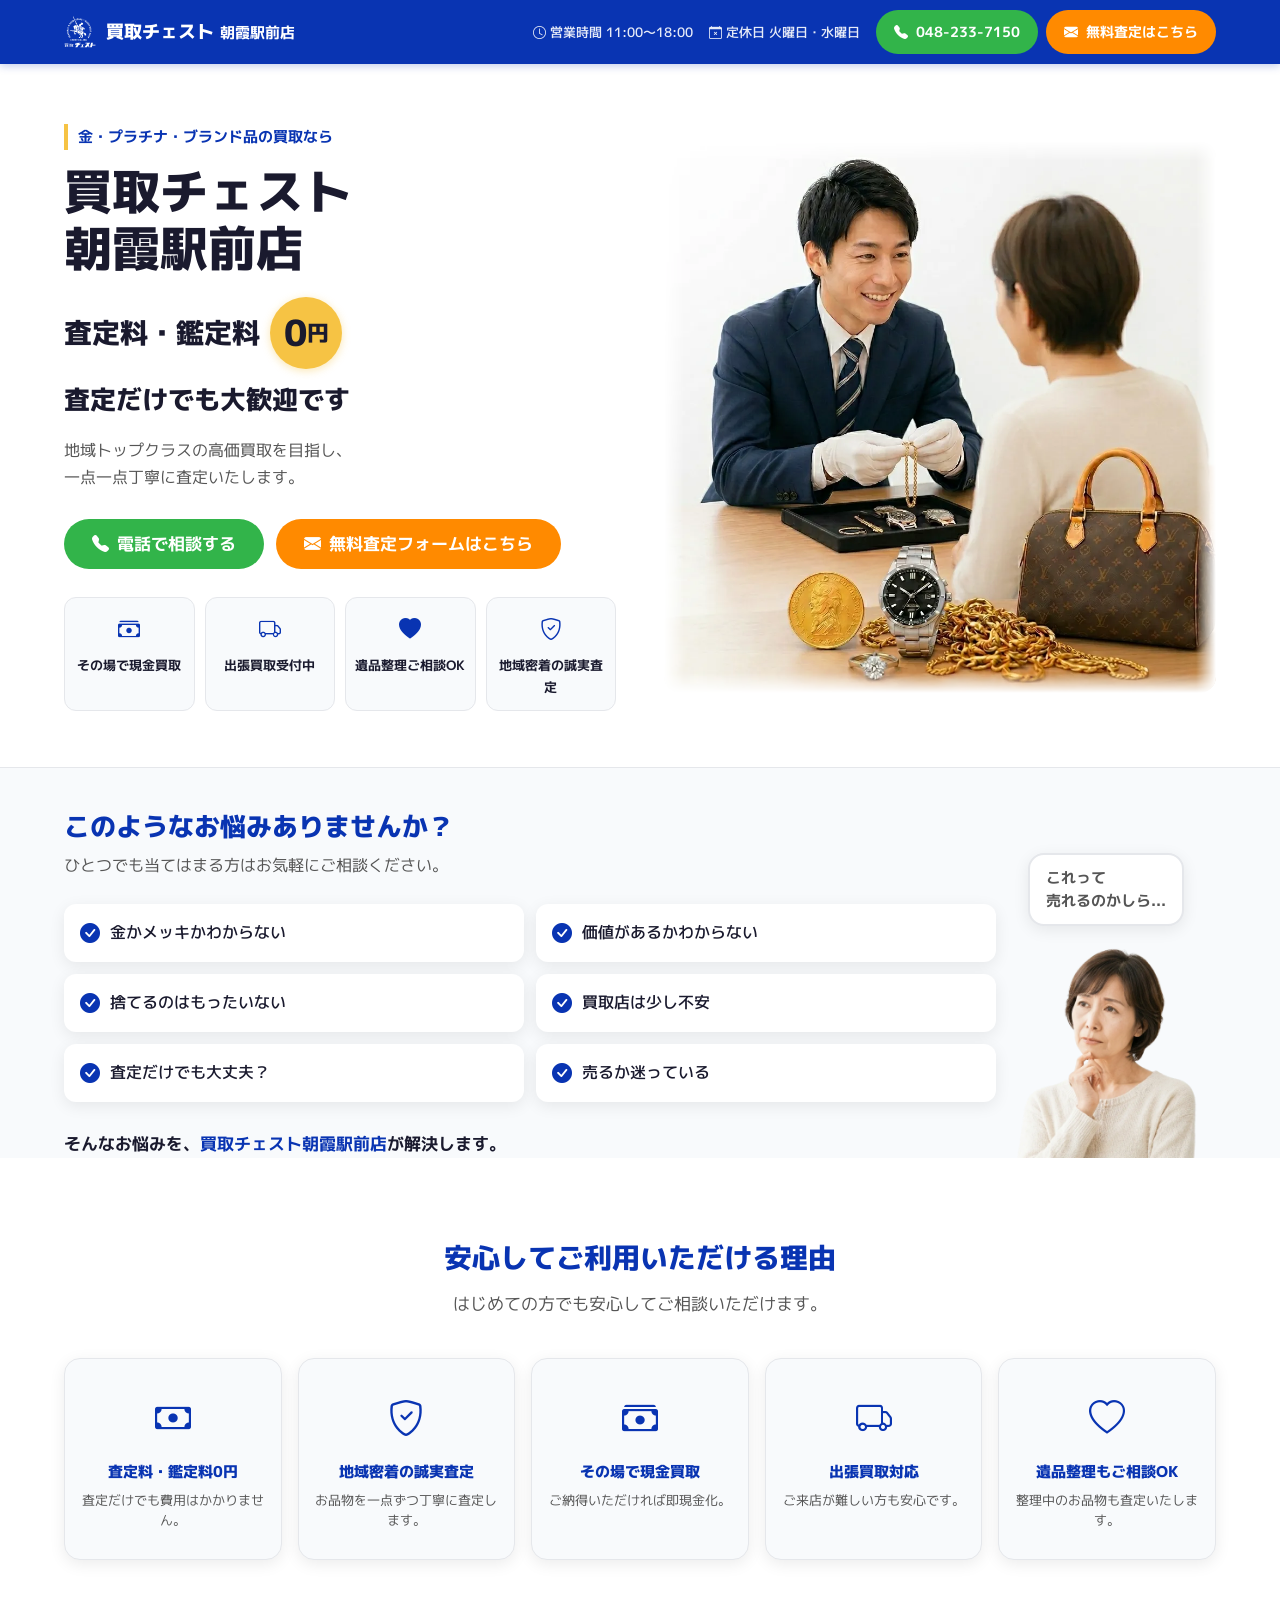
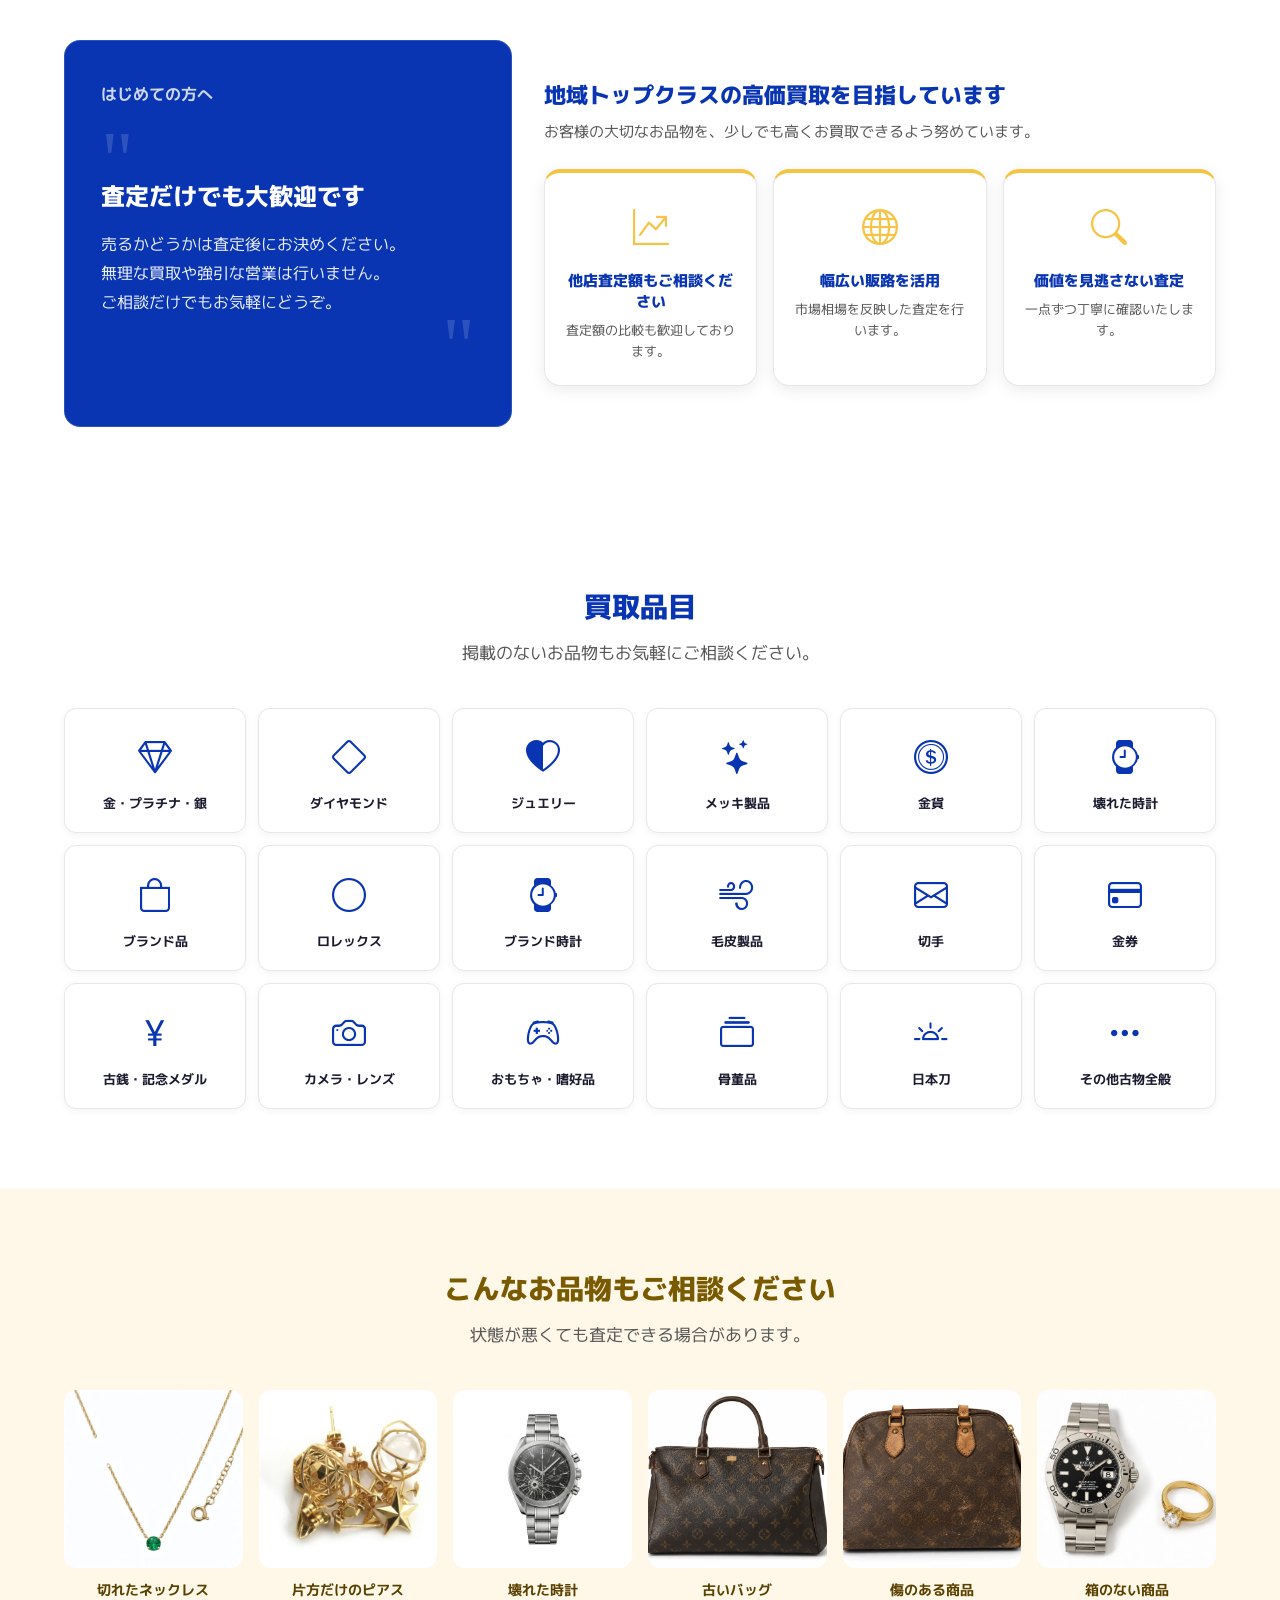
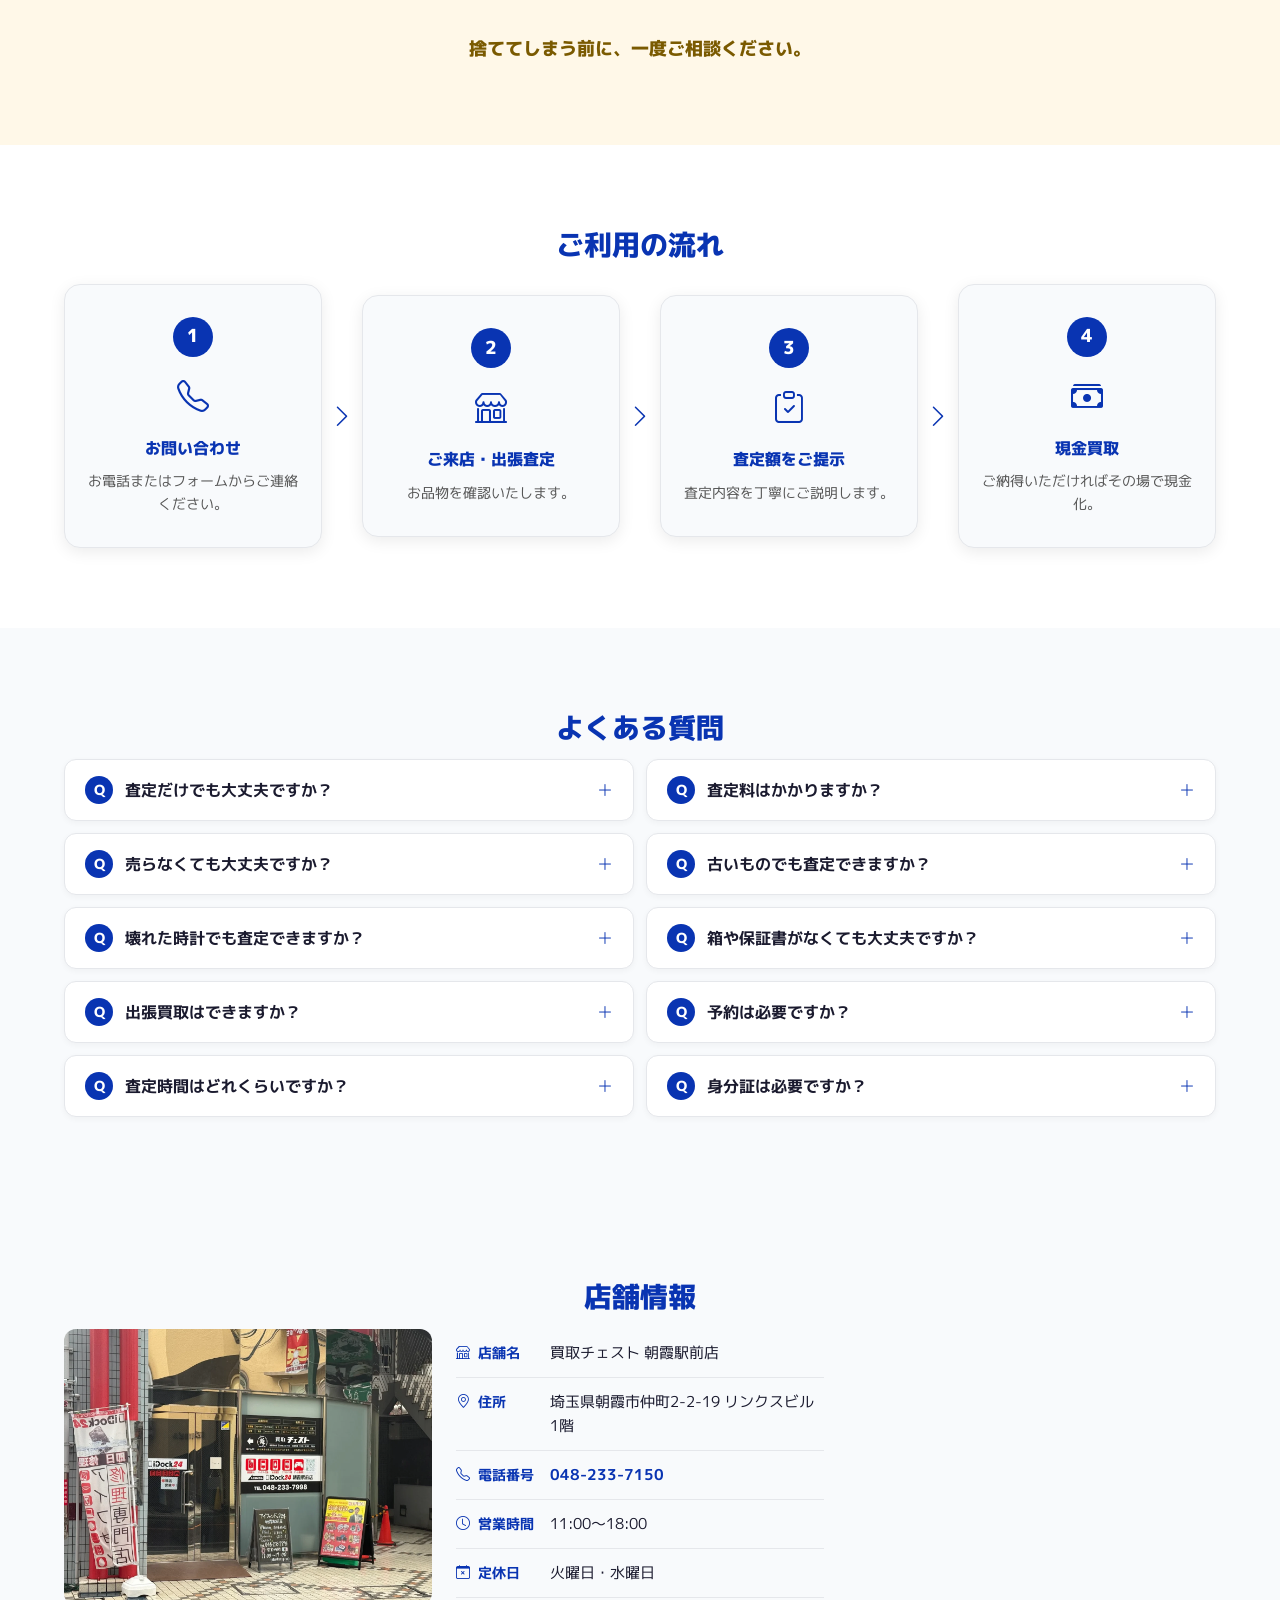
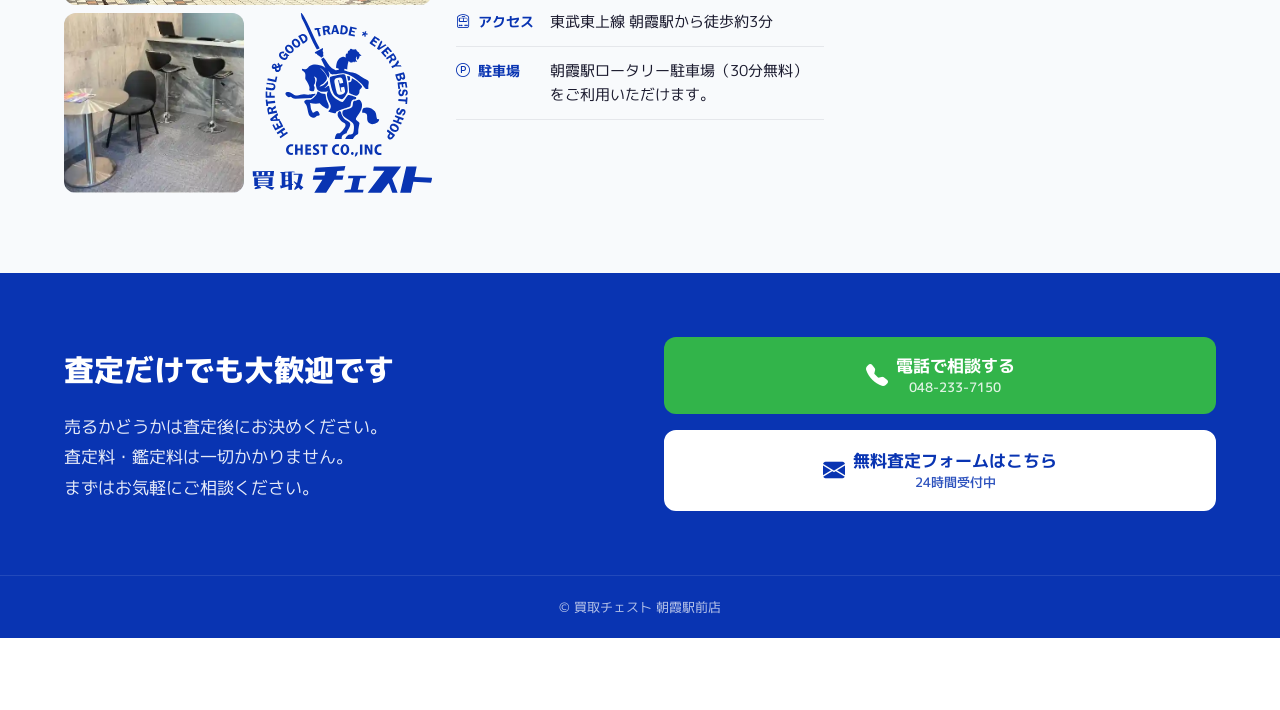
<file: index.html>
<!DOCTYPE html>
<html lang="ja">
<head>
  <meta charset="UTF-8">
  <meta name="viewport" content="width=device-width, initial-scale=1.0">
  <title>買取チェスト 朝霞駅前店｜金・プラチナ・ブランド品の無料査定・買取</title>
  <meta name="description" content="朝霞駅徒歩約3分の買取チェスト 朝霞駅前店。金・プラチナ・ブランド品・時計・毛皮製品など幅広く査定・買取いたします。査定料・鑑定料0円。査定だけでも大歓迎です。">
  <link rel="preconnect" href="https://fonts.googleapis.com">
  <link rel="preconnect" href="https://fonts.gstatic.com" crossorigin>
  <link href="https://fonts.googleapis.com/css2?family=M+PLUS+1p:wght@400;500;700;800&display=swap" rel="stylesheet">
  <link rel="stylesheet" href="https://cdn.jsdelivr.net/npm/bootstrap-icons@1.11.3/font/bootstrap-icons.min.css">
  <link rel="stylesheet" href="style.css">
</head>
<body>

  <!-- ヘッダー -->
  <header class="header">
    <div class="header-inner">
      <div class="header-logo">
        <img src="images/logo-white.svg" alt="買取チェストロゴ" class="header-logo-icon">
        <span class="header-store-name">買取チェスト <span class="header-store-sub">朝霞駅前店</span></span>
      </div>
      <div class="header-right">
        <div class="header-info">
          <span><i class="bi bi-clock"></i> 営業時間 11:00〜18:00</span>
          <span><i class="bi bi-calendar-x"></i> 定休日 火曜日・水曜日</span>
        </div>
        <div class="header-cta">
          <a href="tel:0482337150" class="btn btn-green btn-sm">
            <i class="bi bi-telephone-fill"></i> 048-233-7150
          </a>
          <a href="#contact" class="btn btn-orange btn-sm">
            <i class="bi bi-envelope-fill"></i> 無料査定はこちら
          </a>
        </div>
      </div>
    </div>
  </header>

  <!-- ファーストビュー -->
  <section class="fv">
    <div class="container">
      <div class="fv-inner">
        <div class="fv-left">
          <p class="fv-catchcopy">金・プラチナ・ブランド品の買取なら</p>
          <h1 class="fv-title">買取チェスト<br>朝霞駅前店</h1>
          <div class="fv-main-copy">
            <p class="fv-copy-zero">査定料・鑑定料<span class="zero-badge">0<span class="zero-en">円</span></span></p>
            <p class="fv-copy-welcome">査定だけでも大歓迎です</p>
          </div>
          <p class="fv-sub">地域トップクラスの高価買取を目指し、<br>一点一点丁寧に査定いたします。</p>
          <div class="fv-cta">
            <a href="tel:0482337150" class="btn btn-green btn-lg">
              <i class="bi bi-telephone-fill"></i> 電話で相談する
            </a>
            <a href="#contact" class="btn btn-orange btn-lg">
              <i class="bi bi-envelope-fill"></i> 無料査定フォームはこちら
            </a>
          </div>
          <div class="fv-points">
            <div class="fv-point">
              <i class="bi bi-cash-stack"></i>
              <span>その場で現金買取</span>
            </div>
            <div class="fv-point">
              <i class="bi bi-truck"></i>
              <span>出張買取受付中</span>
            </div>
            <div class="fv-point">
              <i class="bi bi-heart-fill"></i>
              <span>遺品整理ご相談OK</span>
            </div>
            <div class="fv-point">
              <i class="bi bi-shield-check"></i>
              <span>地域密着の誠実査定</span>
            </div>
          </div>
        </div>
        <div class="fv-right">
          <div class="fv-img-wrap">
            <img src="images/hero/fv-main.webp" alt="査定スタッフがお客様のお品物を丁寧に確認している様子" class="fv-img" onerror="this.style.display='none'; this.parentElement.classList.add('img-placeholder')">
            <div class="fv-img-badge">
              <div class="fv-img-badge-title">買取チェスト</div>
              <div class="fv-img-badge-sub">朝霞駅前店</div>
            </div>
          </div>
        </div>
      </div>
    </div>
  </section>

  <!-- お悩みセクション -->
  <section class="section worry-section">
    <div class="container">
      <div class="worry-inner">
        <div class="worry-left">
          <h2 class="section-title">このようなお悩みありませんか？</h2>
          <p class="section-sub">ひとつでも当てはまる方はお気軽にご相談ください。</p>
          <ul class="worry-list">
            <li><i class="bi bi-check-circle-fill"></i>金かメッキかわからない</li>
            <li><i class="bi bi-check-circle-fill"></i>価値があるかわからない</li>
            <li><i class="bi bi-check-circle-fill"></i>捨てるのはもったいない</li>
            <li><i class="bi bi-check-circle-fill"></i>買取店は少し不安</li>
            <li><i class="bi bi-check-circle-fill"></i>査定だけでも大丈夫？</li>
            <li><i class="bi bi-check-circle-fill"></i>売るか迷っている</li>
          </ul>
          <p class="worry-close">そんなお悩みを、<strong>買取チェスト朝霞駅前店</strong>が解決します。</p>
        </div>
        <div class="worry-right">
          <div class="worry-img-wrap">
            <div class="worry-bubble">これって<br>売れるのかしら...</div>
            <img src="images/worry/worry-woman.webp" alt="お品物について悩んでいる女性" onerror="this.style.display='none'">
          </div>
        </div>
      </div>
    </div>
  </section>

  <!-- 安心してご利用いただける理由 -->
  <section class="section reason-section">
    <div class="container">
      <h2 class="section-title text-center">安心してご利用いただける理由</h2>
      <p class="section-sub text-center">はじめての方でも安心してご相談いただけます。</p>
      <div class="reason-cards">
        <div class="reason-card">
          <i class="bi bi-cash reason-icon"></i>
          <h3>査定料・鑑定料0円</h3>
          <p>査定だけでも費用はかかりません。</p>
        </div>
        <div class="reason-card">
          <i class="bi bi-shield-check reason-icon"></i>
          <h3>地域密着の誠実査定</h3>
          <p>お品物を一点ずつ丁寧に査定します。</p>
        </div>
        <div class="reason-card">
          <i class="bi bi-cash-stack reason-icon"></i>
          <h3>その場で現金買取</h3>
          <p>ご納得いただければ即現金化。</p>
        </div>
        <div class="reason-card">
          <i class="bi bi-truck reason-icon"></i>
          <h3>出張買取対応</h3>
          <p>ご来店が難しい方も安心です。</p>
        </div>
        <div class="reason-card">
          <i class="bi bi-heart reason-icon"></i>
          <h3>遺品整理もご相談OK</h3>
          <p>整理中のお品物も査定いたします。</p>
        </div>
      </div>
    </div>
  </section>

  <!-- はじめての方へ ＆ 地域トップクラス（横並び） -->
  <section class="section two-col-section">
    <div class="container">
      <div class="two-col-inner">
        <!-- はじめての方へ -->
        <div class="first-time-box">
          <h2 class="first-time-title">はじめての方へ</h2>
          <div class="quote-mark">"</div>
          <p class="first-time-main">査定だけでも大歓迎です</p>
          <p class="first-time-body">売るかどうかは査定後にお決めください。</p>
          <p class="first-time-body">無理な買取や強引な営業は行いません。</p>
          <p class="first-time-body">ご相談だけでもお気軽にどうぞ。</p>
          <div class="quote-mark quote-mark-end">"</div>
        </div>
        <!-- 地域トップクラス -->
        <div class="highprice-box">
          <h2 class="section-title">地域トップクラスの高価買取を目指しています</h2>
          <p class="section-sub">お客様の大切なお品物を、少しでも高くお買取できるよう努めています。</p>
          <div class="highprice-cards">
            <div class="highprice-card">
              <i class="bi bi-graph-up-arrow highprice-icon"></i>
              <h3>他店査定額もご相談ください</h3>
              <p>査定額の比較も歓迎しております。</p>
            </div>
            <div class="highprice-card">
              <i class="bi bi-globe highprice-icon"></i>
              <h3>幅広い販路を活用</h3>
              <p>市場相場を反映した査定を行います。</p>
            </div>
            <div class="highprice-card">
              <i class="bi bi-search highprice-icon"></i>
              <h3>価値を見逃さない査定</h3>
              <p>一点ずつ丁寧に確認いたします。</p>
            </div>
          </div>
        </div>
      </div>
    </div>
  </section>

  <!-- 買取品目 -->
  <section class="section items-section">
    <div class="container">
      <h2 class="section-title text-center">買取品目</h2>
      <p class="section-sub text-center">掲載のないお品物もお気軽にご相談ください。</p>
      <div class="items-grid">
        <div class="item-card">
          <i class="bi bi-gem item-icon"></i>
          <span>金・プラチナ・銀</span>
        </div>
        <div class="item-card">
          <i class="bi bi-diamond item-icon"></i>
          <span>ダイヤモンド</span>
        </div>
        <div class="item-card">
          <i class="bi bi-heart-half item-icon"></i>
          <span>ジュエリー</span>
        </div>
        <div class="item-card">
          <i class="bi bi-stars item-icon"></i>
          <span>メッキ製品</span>
        </div>
        <div class="item-card">
          <i class="bi bi-coin item-icon"></i>
          <span>金貨</span>
        </div>
        <div class="item-card">
          <i class="bi bi-watch item-icon"></i>
          <span>壊れた時計</span>
        </div>
        <div class="item-card">
          <i class="bi bi-bag item-icon"></i>
          <span>ブランド品</span>
        </div>
        <div class="item-card">
          <i class="bi bi-circle item-icon"></i>
          <span>ロレックス</span>
        </div>
        <div class="item-card">
          <i class="bi bi-watch item-icon"></i>
          <span>ブランド時計</span>
        </div>
        <div class="item-card">
          <i class="bi bi-wind item-icon"></i>
          <span>毛皮製品</span>
        </div>
        <div class="item-card">
          <i class="bi bi-envelope item-icon"></i>
          <span>切手</span>
        </div>
        <div class="item-card">
          <i class="bi bi-credit-card item-icon"></i>
          <span>金券</span>
        </div>
        <div class="item-card">
          <i class="bi bi-currency-yen item-icon"></i>
          <span>古銭・記念メダル</span>
        </div>
        <div class="item-card">
          <i class="bi bi-camera item-icon"></i>
          <span>カメラ・レンズ</span>
        </div>
        <div class="item-card">
          <i class="bi bi-controller item-icon"></i>
          <span>おもちゃ・嗜好品</span>
        </div>
        <div class="item-card">
          <i class="bi bi-collection item-icon"></i>
          <span>骨董品</span>
        </div>
        <div class="item-card">
          <i class="bi bi-brightness-alt-high item-icon"></i>
          <span>日本刀</span>
        </div>
        <div class="item-card">
          <i class="bi bi-three-dots item-icon"></i>
          <span>その他古物全般</span>
        </div>
      </div>
    </div>
  </section>

  <!-- こんなお品物もご相談ください -->
  <section class="section condition-section">
    <div class="container">
      <h2 class="section-title text-center">こんなお品物もご相談ください</h2>
      <p class="section-sub text-center">状態が悪くても査定できる場合があります。</p>
      <div class="condition-grid">
        <div class="condition-card">
          <div class="condition-img-wrap img-placeholder-sq">
            <img src="images/condition/broken-necklace.webp" alt="切れたネックレス" onerror="this.style.display='none'">
          </div>
          <span>切れたネックレス</span>
        </div>
        <div class="condition-card">
          <div class="condition-img-wrap img-placeholder-sq">
            <img src="images/condition/single-earring.webp" alt="片方だけのピアス" onerror="this.style.display='none'">
          </div>
          <span>片方だけのピアス</span>
        </div>
        <div class="condition-card">
          <div class="condition-img-wrap img-placeholder-sq">
            <img src="images/condition/broken-watch.webp" alt="壊れた時計" onerror="this.style.display='none'">
          </div>
          <span>壊れた時計</span>
        </div>
        <div class="condition-card">
          <div class="condition-img-wrap img-placeholder-sq">
            <img src="images/condition/old-bag.webp" alt="古いバッグ" onerror="this.style.display='none'">
          </div>
          <span>古いバッグ</span>
        </div>
        <div class="condition-card">
          <div class="condition-img-wrap img-placeholder-sq">
            <img src="images/condition/damaged-item.webp" alt="傷のあるブランドバッグ" onerror="this.style.display='none'">
          </div>
          <span>傷のある商品</span>
        </div>
        <div class="condition-card">
          <div class="condition-img-wrap img-placeholder-sq">
            <img src="images/condition/no-box-item.webp" alt="箱のない時計とアクセサリー" onerror="this.style.display='none'">
          </div>
          <span>箱のない商品</span>
        </div>
      </div>
      <p class="condition-close">捨ててしまう前に、一度ご相談ください。</p>
    </div>
  </section>

  <!-- ご利用の流れ -->
  <section class="section flow-section">
    <div class="container">
      <h2 class="section-title text-center">ご利用の流れ</h2>
      <div class="flow-steps">
        <div class="flow-step">
          <div class="flow-num">1</div>
          <i class="bi bi-telephone flow-step-icon"></i>
          <h3>お問い合わせ</h3>
          <p>お電話またはフォームからご連絡ください。</p>
        </div>
        <div class="flow-arrow"><i class="bi bi-chevron-right"></i></div>
        <div class="flow-step">
          <div class="flow-num">2</div>
          <i class="bi bi-shop flow-step-icon"></i>
          <h3>ご来店・出張査定</h3>
          <p>お品物を確認いたします。</p>
        </div>
        <div class="flow-arrow"><i class="bi bi-chevron-right"></i></div>
        <div class="flow-step">
          <div class="flow-num">3</div>
          <i class="bi bi-clipboard-check flow-step-icon"></i>
          <h3>査定額をご提示</h3>
          <p>査定内容を丁寧にご説明します。</p>
        </div>
        <div class="flow-arrow"><i class="bi bi-chevron-right"></i></div>
        <div class="flow-step">
          <div class="flow-num">4</div>
          <i class="bi bi-cash-stack flow-step-icon"></i>
          <h3>現金買取</h3>
          <p>ご納得いただければその場で現金化。</p>
        </div>
      </div>
    </div>
  </section>

  <!-- よくある質問 -->
  <section class="section faq-section">
    <div class="container">
      <h2 class="section-title text-center">よくある質問</h2>
      <div class="faq-grid">
        <details class="faq-item">
          <summary class="faq-question"><span class="faq-q">Q</span><span class="faq-qtext">査定だけでも大丈夫ですか？</span><i class="bi bi-plus-lg faq-icon"></i></summary>
          <div class="faq-answer"><span class="faq-a">A</span><span>もちろん大歓迎です。</span></div>
        </details>
        <details class="faq-item">
          <summary class="faq-question"><span class="faq-q">Q</span><span class="faq-qtext">査定料はかかりますか？</span><i class="bi bi-plus-lg faq-icon"></i></summary>
          <div class="faq-answer"><span class="faq-a">A</span><span>査定料・鑑定料は無料です。</span></div>
        </details>
        <details class="faq-item">
          <summary class="faq-question"><span class="faq-q">Q</span><span class="faq-qtext">売らなくても大丈夫ですか？</span><i class="bi bi-plus-lg faq-icon"></i></summary>
          <div class="faq-answer"><span class="faq-a">A</span><span>お断りいただいても問題ありません。</span></div>
        </details>
        <details class="faq-item">
          <summary class="faq-question"><span class="faq-q">Q</span><span class="faq-qtext">古いものでも査定できますか？</span><i class="bi bi-plus-lg faq-icon"></i></summary>
          <div class="faq-answer"><span class="faq-a">A</span><span>古いお品物も査定可能です。</span></div>
        </details>
        <details class="faq-item">
          <summary class="faq-question"><span class="faq-q">Q</span><span class="faq-qtext">壊れた時計でも査定できますか？</span><i class="bi bi-plus-lg faq-icon"></i></summary>
          <div class="faq-answer"><span class="faq-a">A</span><span>査定できる場合があります。</span></div>
        </details>
        <details class="faq-item">
          <summary class="faq-question"><span class="faq-q">Q</span><span class="faq-qtext">箱や保証書がなくても大丈夫ですか？</span><i class="bi bi-plus-lg faq-icon"></i></summary>
          <div class="faq-answer"><span class="faq-a">A</span><span>なくても査定可能です。</span></div>
        </details>
        <details class="faq-item">
          <summary class="faq-question"><span class="faq-q">Q</span><span class="faq-qtext">出張買取はできますか？</span><i class="bi bi-plus-lg faq-icon"></i></summary>
          <div class="faq-answer"><span class="faq-a">A</span><span>対応エリア内で承ります。</span></div>
        </details>
        <details class="faq-item">
          <summary class="faq-question"><span class="faq-q">Q</span><span class="faq-qtext">予約は必要ですか？</span><i class="bi bi-plus-lg faq-icon"></i></summary>
          <div class="faq-answer"><span class="faq-a">A</span><span>ご予約なしでもご利用いただけます。</span></div>
        </details>
        <details class="faq-item">
          <summary class="faq-question"><span class="faq-q">Q</span><span class="faq-qtext">査定時間はどれくらいですか？</span><i class="bi bi-plus-lg faq-icon"></i></summary>
          <div class="faq-answer"><span class="faq-a">A</span><span>お品物によって異なります。</span></div>
        </details>
        <details class="faq-item">
          <summary class="faq-question"><span class="faq-q">Q</span><span class="faq-qtext">身分証は必要ですか？</span><i class="bi bi-plus-lg faq-icon"></i></summary>
          <div class="faq-answer"><span class="faq-a">A</span><span>ご本人確認書類をご持参ください。</span></div>
        </details>
      </div>
    </div>
  </section>

  <!-- 店舗情報 -->
  <section class="section shop-section" id="shop">
    <div class="container">
      <h2 class="section-title text-center">店舗情報</h2>
      <div class="shop-inner">
        <div class="shop-photos">
          <div class="shop-photo-main img-placeholder-rect">
            <img src="images/shop/shop-exterior.webp" alt="買取チェスト朝霞駅前店 外観" onerror="this.style.display='none'">
          </div>
          <div class="shop-photo-sub-wrap">
            <div class="shop-photo-sub img-placeholder-rect">
              <img src="images/shop/shop-interior01.webp" alt="店内の様子1" onerror="this.style.display='none'">
            </div>
            <div class="shop-photo-sub">
              <img src="images/logo-blue.svg" alt="買取チェストロゴ" onerror="this.style.display='none'">
            </div>
          </div>
        </div>
        <div class="shop-info">
          <table class="shop-table">
            <tr>
              <th><i class="bi bi-shop"></i> 店舗名</th>
              <td>買取チェスト 朝霞駅前店</td>
            </tr>
            <tr>
              <th><i class="bi bi-geo-alt"></i> 住所</th>
              <td>埼玉県朝霞市仲町2-2-19 リンクスビル1階</td>
            </tr>
            <tr>
              <th><i class="bi bi-telephone"></i> 電話番号</th>
              <td><a href="tel:0482337150">048-233-7150</a></td>
            </tr>
            <tr>
              <th><i class="bi bi-clock"></i> 営業時間</th>
              <td>11:00〜18:00</td>
            </tr>
            <tr>
              <th><i class="bi bi-calendar-x"></i> 定休日</th>
              <td>火曜日・水曜日</td>
            </tr>
            <tr>
              <th><i class="bi bi-train-front"></i> アクセス</th>
              <td>東武東上線 朝霞駅から徒歩約3分</td>
            </tr>
            <tr>
              <th><i class="bi bi-p-circle"></i> 駐車場</th>
              <td>朝霞駅ロータリー駐車場（30分無料）をご利用いただけます。</td>
            </tr>
          </table>
        </div>
        <div class="shop-map">
          <iframe
            src="https://www.google.com/maps/embed?pb=!1m18!1m12!1m3!1d3234.0!2d139.5943!3d35.7978!2m3!1f0!2f0!3f0!3m2!1i1024!2i768!4f13.1!3m3!1m2!1s0x6018c3b0e5b09b9b%3A0x0!2z5rl_5Y-w44OB44Kn44K544OI!5e0!3m2!1sja!2sjp!4v1234567890"
            width="100%"
            height="300"
            style="border:0;"
            allowfullscreen=""
            loading="lazy"
            referrerpolicy="no-referrer-when-downgrade"
            title="買取チェスト朝霞駅前店の地図">
          </iframe>
        </div>
      </div>
    </div>
  </section>

  <!-- 最終CTA -->
  <section class="final-cta" id="contact">
    <div class="container">
      <div class="final-cta-inner">
        <div class="final-cta-text">
          <h2>査定だけでも大歓迎です</h2>
          <p>売るかどうかは査定後にお決めください。</p>
          <p>査定料・鑑定料は一切かかりません。</p>
          <p>まずはお気軽にご相談ください。</p>
        </div>
        <div class="final-cta-buttons">
          <a href="tel:0482337150" class="btn btn-green btn-xl">
            <i class="bi bi-telephone-fill"></i>
            <span>電話で相談する<br><small>048-233-7150</small></span>
          </a>
          <a href="#contact" class="btn btn-white-outline btn-xl">
            <i class="bi bi-envelope-fill"></i>
            <span>無料査定フォームはこちら<br><small>24時間受付中</small></span>
          </a>
        </div>
      </div>
    </div>
  </section>

  <!-- フッター -->
  <footer class="footer">
    <div class="container">
      <p>© 買取チェスト 朝霞駅前店</p>
    </div>
  </footer>

  <!-- スマホ固定CTA -->
  <div class="sp-fixed-cta">
    <a href="tel:0482337150" class="sp-fixed-btn sp-fixed-tel">
      <i class="bi bi-telephone-fill"></i>
      <span>電話する<br><small>048-233-7150</small></span>
    </a>
    <a href="#contact" class="sp-fixed-btn sp-fixed-form">
      <i class="bi bi-envelope-fill"></i>
      <span>無料査定フォーム<br><small>はこちら</small></span>
    </a>
  </div>

</body>
</html>
</file>
<file: style.css>
/* =============================================
   買取チェスト 朝霞駅前店 LP
   style.css
   ============================================= */

/* リセット・ベース */
*, *::before, *::after {
  box-sizing: border-box;
  margin: 0;
  padding: 0;
}

html {
  scroll-behavior: smooth;
}

body {
  font-family: "M PLUS 1p", sans-serif;
  font-size: 18px;
  line-height: 1.7;
  color: #1a1a2e;
  background: #ffffff;
  padding-bottom: 72px; /* SP固定CTAの高さ分 */
}

img {
  max-width: 100%;
  height: auto;
  display: block;
}

a {
  color: inherit;
  text-decoration: none;
}

ul {
  list-style: none;
}

/* =============================================
   カラー変数
   ============================================= */
:root {
  --main: #0934B2;
  --green: #32B44A;
  --orange: #FF8A00;
  --yellow: #F6C344;
  --bg-light: #F8FAFC;
  --bg-yellow: #FFF8E8;
  --border: #E5E7EB;
  --text-dark: #1a1a2e;
  --white: #ffffff;
  --shadow: 0 4px 16px rgba(0, 0, 0, 0.08);
  --radius: 16px;
  --radius-sm: 12px;
}

/* =============================================
   コンテナ
   ============================================= */
.container {
  max-width: 1200px;
  margin: 0 auto;
  padding: 0 24px;
}

/* =============================================
   ボタン
   ============================================= */
.btn {
  display: inline-flex;
  align-items: center;
  justify-content: center;
  gap: 8px;
  border-radius: 50px;
  font-family: "M PLUS 1p", sans-serif;
  font-weight: 700;
  cursor: pointer;
  transition: opacity 0.2s, transform 0.15s;
  min-height: 44px;
  line-height: 1.3;
  text-align: center;
}

.btn:hover {
  opacity: 0.88;
  transform: translateY(-1px);
}

.btn:focus-visible {
  outline: 3px solid var(--yellow);
  outline-offset: 2px;
}

.btn-green {
  background: var(--green);
  color: #fff;
}

.btn-orange {
  background: var(--orange);
  color: #fff;
}

.btn-white-outline {
  background: #fff;
  color: var(--main);
  border: 2px solid #fff;
}

.btn-sm {
  padding: 8px 18px;
  font-size: 14px;
}

.btn-lg {
  padding: 14px 28px;
  font-size: 17px;
}

.btn-xl {
  padding: 18px 32px;
  font-size: 18px;
  border-radius: 12px;
}

/* =============================================
   セクション共通
   ============================================= */
.section {
  padding: 80px 0;
}

.section-title {
  font-size: 28px;
  font-weight: 800;
  color: var(--main);
  margin-bottom: 12px;
  line-height: 1.4;
}

.section-sub {
  font-size: 17px;
  color: #555;
  margin-bottom: 40px;
}

.text-center {
  text-align: center;
}

/* =============================================
   プレースホルダー画像
   ============================================= */
.img-placeholder,
.img-placeholder-tall,
.img-placeholder-sq,
.img-placeholder-rect {
  background: linear-gradient(135deg, #e8eef8 0%, #d0ddf5 100%);
  border-radius: var(--radius-sm);
  display: flex;
  align-items: center;
  justify-content: center;
  position: relative;
  overflow: hidden;
}

.img-placeholder-tall {
  min-height: 340px;
  border-radius: var(--radius);
}

.img-placeholder-sq {
  aspect-ratio: 1;
  border-radius: var(--radius-sm);
}

.img-placeholder-rect {
  min-height: 160px;
  border-radius: var(--radius-sm);
}

/* =============================================
   ヘッダー
   ============================================= */
.header {
  background: var(--main);
  position: sticky;
  top: 0;
  z-index: 1000;
  box-shadow: 0 2px 8px rgba(9, 52, 178, 0.25);
}

.header-inner {
  max-width: 1200px;
  margin: 0 auto;
  padding: 0 24px;
  height: 64px;
  display: flex;
  align-items: center;
  justify-content: space-between;
  gap: 16px;
}

.header-logo {
  display: flex;
  align-items: center;
  gap: 10px;
  color: #fff;
  flex-shrink: 0;
}

.header-logo-icon {
  height: 32px;
  width: auto;
}

.header-store-name {
  font-size: 18px;
  font-weight: 800;
  white-space: nowrap;
}

.header-store-sub {
  font-size: 15px;
  font-weight: 700;
}

.header-right {
  display: flex;
  align-items: center;
  gap: 16px;
}

.header-info {
  display: flex;
  gap: 16px;
  color: rgba(255,255,255,0.9);
  font-size: 13px;
  font-weight: 500;
}

.header-info span {
  display: flex;
  align-items: center;
  gap: 4px;
  white-space: nowrap;
}

.header-cta {
  display: flex;
  gap: 8px;
}

/* =============================================
   ファーストビュー
   ============================================= */
.fv {
  padding: 60px 0 56px;
  background: #fff;
  border-bottom: 1px solid var(--border);
}

.fv-inner {
  display: grid;
  grid-template-columns: 1fr 1fr;
  gap: 48px;
  align-items: center;
}

.fv-catchcopy {
  font-size: 15px;
  font-weight: 700;
  color: var(--main);
  border-left: 4px solid var(--yellow);
  padding-left: 10px;
  margin-bottom: 12px;
}

.fv-title {
  font-size: 48px;
  font-weight: 800;
  color: var(--text-dark);
  line-height: 1.2;
  margin-bottom: 20px;
}

.fv-main-copy {
  margin-bottom: 16px;
}

.fv-copy-zero {
  font-size: 28px;
  font-weight: 800;
  color: var(--text-dark);
  display: flex;
  align-items: center;
  gap: 10px;
  margin-bottom: 8px;
}

.zero-badge {
  display: inline-flex;
  align-items: center;
  justify-content: center;
  background: var(--yellow);
  color: var(--text-dark);
  border-radius: 50%;
  width: 72px;
  height: 72px;
  font-size: 36px;
  font-weight: 800;
  flex-shrink: 0;
  box-shadow: 0 2px 8px rgba(246,195,68,0.4);
}

.zero-en {
  font-size: 22px;
}

.fv-copy-welcome {
  font-size: 26px;
  font-weight: 800;
  color: var(--text-dark);
}

.fv-sub {
  font-size: 16px;
  color: #555;
  margin-bottom: 28px;
}

.fv-cta {
  display: flex;
  gap: 12px;
  flex-wrap: wrap;
  margin-bottom: 28px;
}

.fv-points {
  display: grid;
  grid-template-columns: repeat(4, 1fr);
  gap: 10px;
}

.fv-point {
  background: var(--bg-light);
  border: 1px solid var(--border);
  border-radius: var(--radius-sm);
  padding: 12px 8px;
  display: flex;
  flex-direction: column;
  align-items: center;
  gap: 6px;
  font-size: 13px;
  font-weight: 700;
  color: var(--text-dark);
  text-align: center;
}

.fv-point i {
  font-size: 22px;
  color: var(--main);
}

.fv-img-wrap {
  position: relative;
  border-radius: var(--radius);
  min-height: 420px;
  background: transparent;
}

.fv-img {
  width: 100%;
  height: 100%;
  object-fit: cover;
  border-radius: var(--radius);
  -webkit-mask-image: linear-gradient(to right, transparent, black 20px, black calc(100% - 20px), transparent),
                      linear-gradient(to bottom, transparent, black 20px, black calc(100% - 20px), transparent);
  -webkit-mask-composite: source-in;
  mask-image: linear-gradient(to right, transparent, black 20px, black calc(100% - 20px), transparent),
              linear-gradient(to bottom, transparent, black 20px, black calc(100% - 20px), transparent);
  mask-composite: intersect;
}

.fv-img-badge {
  display: none;
}

.fv-img-badge-title {
  font-size: 18px;
  font-weight: 800;
}

.fv-img-badge-sub {
  font-size: 14px;
  font-weight: 700;
  opacity: 0.9;
}

/* =============================================
   お悩みセクション
   ============================================= */
.worry-section {
  background: var(--bg-light);
  padding: 40px 0 0;
}

.worry-inner {
  display: grid;
  grid-template-columns: 1fr auto;
  gap: 0;
  align-items: end;
}

.worry-section .section-title {
  font-size: 26px;
  margin-bottom: 8px;
}

.worry-section .section-sub {
  margin-bottom: 24px;
  font-size: 16px;
}

.worry-list {
  display: grid;
  grid-template-columns: 1fr 1fr;
  gap: 12px;
  margin-bottom: 28px;
}

.worry-list li {
  background: #fff;
  border-radius: var(--radius-sm);
  padding: 12px 16px;
  display: flex;
  align-items: center;
  gap: 10px;
  font-size: 16px;
  font-weight: 500;
  box-shadow: var(--shadow);
}

.worry-list li i {
  color: var(--main);
  font-size: 20px;
  flex-shrink: 0;
}

.worry-close {
  font-size: 17px;
  font-weight: 700;
  color: var(--text-dark);
}

.worry-close strong {
  color: var(--main);
}

.worry-img-wrap {
  position: relative;
  display: flex;
  flex-direction: column;
  align-items: center;
  justify-content: flex-end;
  height: 100%;
}

.worry-img-wrap img {
  width: 220px;
  height: auto;
  display: block;
}

.worry-bubble {
  position: static;
  margin-bottom: 12px;
  background: #fff;
  border: 2px solid var(--border);
  border-radius: 16px;
  padding: 12px 16px;
  font-size: 15px;
  font-weight: 700;
  color: #555;
  box-shadow: var(--shadow);
  line-height: 1.5;
}

.worry-bubble::after {
  content: '';
  position: absolute;
  bottom: -14px;
  left: 50%;
  transform: translateX(-50%);
  border: 7px solid transparent;
  border-top-color: #fff;
}

/* =============================================
   安心してご利用いただける理由
   ============================================= */
.reason-section {
  background: #fff;
}

.reason-cards {
  display: grid;
  grid-template-columns: repeat(5, 1fr);
  gap: 16px;
}

.reason-card {
  background: var(--bg-light);
  border: 1px solid var(--border);
  border-radius: var(--radius);
  padding: 28px 16px;
  text-align: center;
  box-shadow: var(--shadow);
}

.reason-icon {
  font-size: 36px;
  color: var(--main);
  display: block;
  margin-bottom: 12px;
}

.reason-card h3 {
  font-size: 15px;
  font-weight: 800;
  color: var(--main);
  margin-bottom: 8px;
  line-height: 1.4;
}

.reason-card p {
  font-size: 13px;
  color: #555;
  line-height: 1.6;
}

/* =============================================
   はじめての方へ ＋ 地域トップクラス
   ============================================= */
.two-col-section {
  background: #fff;
  padding-top: 0;
  padding-bottom: 80px;
}

.two-col-inner {
  display: grid;
  grid-template-columns: 2fr 3fr;
  gap: 32px;
  align-items: start;
}

/* はじめての方へ */
.first-time-box {
  background: var(--main);
  color: #fff;
  border-radius: var(--radius);
  padding: 40px 36px;
  position: relative;
  overflow: hidden;
  border: 1px solid rgba(255,255,255,0.15);
}

.first-time-title {
  font-size: 16px;
  font-weight: 700;
  color: rgba(255,255,255,0.8);
  margin-bottom: 12px;
}

.quote-mark {
  font-size: 80px;
  line-height: 1;
  color: rgba(255,255,255,0.15);
  font-family: Georgia, serif;
  margin-bottom: -20px;
}

.quote-mark-end {
  text-align: right;
  margin-top: -10px;
  margin-bottom: 0;
}

.first-time-main {
  font-size: 24px;
  font-weight: 800;
  margin-bottom: 16px;
  line-height: 1.4;
}

.first-time-body {
  font-size: 16px;
  line-height: 1.8;
  opacity: 0.92;
}

/* 地域トップクラス */
.highprice-box {
  padding: 40px 0;
}

.highprice-box .section-title {
  font-size: 22px;
  margin-bottom: 8px;
}

.highprice-box .section-sub {
  margin-bottom: 24px;
  font-size: 15px;
}

.highprice-cards {
  display: grid;
  grid-template-columns: repeat(3, 1fr);
  gap: 16px;
}

.highprice-card {
  background: #fff;
  border: 1px solid var(--border);
  border-radius: var(--radius);
  padding: 24px 16px;
  text-align: center;
  box-shadow: var(--shadow);
  border-top: 4px solid var(--yellow);
}

.highprice-icon {
  font-size: 36px;
  color: var(--yellow);
  display: block;
  margin-bottom: 12px;
}

.highprice-card h3 {
  font-size: 15px;
  font-weight: 800;
  color: var(--main);
  margin-bottom: 8px;
  line-height: 1.4;
}

.highprice-card p {
  font-size: 13px;
  color: #555;
  line-height: 1.6;
}

/* =============================================
   買取品目
   ============================================= */
.items-section {
  background: #fff;
}

.items-grid {
  display: grid;
  grid-template-columns: repeat(6, 1fr);
  gap: 12px;
}

.item-card {
  background: #fff;
  border: 1px solid var(--border);
  border-radius: var(--radius-sm);
  padding: 20px 10px;
  display: flex;
  flex-direction: column;
  align-items: center;
  gap: 8px;
  text-align: center;
  cursor: default;
  transition: transform 0.2s, box-shadow 0.2s;
  box-shadow: 0 2px 8px rgba(0,0,0,0.05);
}

.item-card:hover {
  transform: translateY(-3px);
  box-shadow: var(--shadow);
}

.item-icon {
  font-size: 34px;
  color: var(--main);
}

.item-card span {
  font-size: 13px;
  font-weight: 700;
  color: var(--text-dark);
  line-height: 1.4;
}

/* =============================================
   こんなお品物もご相談ください
   ============================================= */
.condition-section {
  background: var(--bg-yellow);
}

.condition-section .section-title {
  color: #7a5a00;
}

.condition-grid {
  display: grid;
  grid-template-columns: repeat(6, 1fr);
  gap: 16px;
  margin-bottom: 32px;
}

.condition-card {
  display: flex;
  flex-direction: column;
  align-items: center;
  gap: 10px;
  text-align: center;
}

.condition-img-wrap {
  width: 100%;
  aspect-ratio: 1;
  background: linear-gradient(135deg, #f0e8d0 0%, #e8d8b0 100%);
  border-radius: var(--radius-sm);
  overflow: hidden;
}

.condition-img-wrap img {
  width: 100%;
  height: 100%;
  object-fit: cover;
}

.condition-card span {
  font-size: 14px;
  font-weight: 700;
  color: #5a4000;
}

.condition-close {
  text-align: center;
  font-size: 18px;
  font-weight: 800;
  color: #7a5a00;
}

/* =============================================
   ご利用の流れ
   ============================================= */
.flow-section {
  background: #fff;
}

.flow-steps {
  display: flex;
  align-items: center;
  gap: 8px;
  margin-top: 20px;
}

.flow-step {
  flex: 1;
  background: var(--bg-light);
  border: 1px solid var(--border);
  border-radius: var(--radius);
  padding: 32px 20px;
  text-align: center;
  box-shadow: var(--shadow);
  position: relative;
}

.flow-num {
  display: inline-flex;
  align-items: center;
  justify-content: center;
  width: 40px;
  height: 40px;
  border-radius: 50%;
  background: var(--main);
  color: #fff;
  font-size: 18px;
  font-weight: 800;
  margin-bottom: 12px;
}

.flow-step-icon {
  font-size: 32px;
  color: var(--main);
  display: block;
  margin-bottom: 12px;
}

.flow-step h3 {
  font-size: 16px;
  font-weight: 800;
  color: var(--main);
  margin-bottom: 8px;
}

.flow-step p {
  font-size: 14px;
  color: #555;
  line-height: 1.6;
}

.flow-arrow {
  color: var(--main);
  font-size: 24px;
  flex-shrink: 0;
}

/* =============================================
   よくある質問
   ============================================= */
.faq-section {
  background: var(--bg-light);
}

.faq-grid {
  display: grid;
  grid-template-columns: 1fr 1fr;
  gap: 12px;
}

.faq-item {
  background: #fff;
  border: 1px solid var(--border);
  border-radius: var(--radius-sm);
  overflow: hidden;
  box-shadow: 0 2px 6px rgba(0,0,0,0.04);
}

.faq-question {
  display: flex;
  align-items: center;
  gap: 12px;
  padding: 16px 20px;
  cursor: pointer;
  list-style: none;
  font-size: 16px;
  font-weight: 700;
  color: var(--text-dark);
  user-select: none;
}

.faq-question::-webkit-details-marker {
  display: none;
}

.faq-q {
  display: inline-flex;
  align-items: center;
  justify-content: center;
  width: 28px;
  height: 28px;
  border-radius: 50%;
  background: var(--main);
  color: #fff;
  font-size: 14px;
  font-weight: 800;
  flex-shrink: 0;
}

.faq-qtext {
  flex: 1;
  line-height: 1.5;
}

.faq-icon {
  font-size: 16px;
  color: var(--main);
  flex-shrink: 0;
  transition: transform 0.2s;
}

details[open] .faq-icon {
  transform: rotate(45deg);
}

.faq-answer {
  display: flex;
  align-items: flex-start;
  gap: 12px;
  padding: 14px 20px 16px;
  background: var(--bg-light);
  border-top: 1px solid var(--border);
  font-size: 15px;
  color: #444;
}

.faq-a {
  display: inline-flex;
  align-items: center;
  justify-content: center;
  width: 28px;
  height: 28px;
  border-radius: 50%;
  background: var(--yellow);
  color: var(--text-dark);
  font-size: 14px;
  font-weight: 800;
  flex-shrink: 0;
}

/* =============================================
   店舗情報
   ============================================= */
.shop-section {
  background: var(--bg-light);
}

.shop-inner {
  display: grid;
  grid-template-columns: 1fr 1fr 1fr;
  gap: 24px;
  align-items: start;
}

.shop-photos {
  display: flex;
  flex-direction: column;
  gap: 8px;
}

.shop-photo-main {
  border-radius: var(--radius-sm);
  overflow: hidden;
  min-height: 180px;
}

.shop-photo-main img {
  width: 100%;
  height: 100%;
  object-fit: cover;
}

.shop-photo-sub-wrap {
  display: grid;
  grid-template-columns: 1fr 1fr;
  gap: 8px;
}

.shop-photo-sub {
  border-radius: var(--radius-sm);
  overflow: hidden;
  min-height: 100px;
}

.shop-photo-sub img {
  width: 100%;
  height: 100%;
  object-fit: cover;
}

.shop-table {
  width: 100%;
  border-collapse: collapse;
  font-size: 15px;
}

.shop-table tr {
  border-bottom: 1px solid var(--border);
}

.shop-table th {
  padding: 12px 8px 12px 0;
  font-weight: 700;
  color: var(--main);
  white-space: nowrap;
  vertical-align: top;
  font-size: 14px;
  text-align: left;
}

.shop-table th i {
  margin-right: 4px;
}

.shop-table td {
  padding: 12px 8px;
  color: var(--text-dark);
  line-height: 1.6;
  text-align: left;
}

.shop-table td a {
  color: var(--main);
  font-weight: 700;
}

.shop-map iframe {
  border-radius: var(--radius-sm);
  display: block;
  height: 320px;
}

/* =============================================
   最終CTA
   ============================================= */
.final-cta {
  background: var(--main);
  padding: 64px 0;
}

.final-cta-inner {
  display: grid;
  grid-template-columns: 1fr 1fr;
  gap: 48px;
  align-items: center;
}

.final-cta-text h2 {
  font-size: 30px;
  font-weight: 800;
  color: #fff;
  margin-bottom: 16px;
}

.final-cta-text p {
  font-size: 17px;
  color: rgba(255,255,255,0.9);
  line-height: 1.8;
}

.final-cta-buttons {
  display: flex;
  flex-direction: column;
  gap: 16px;
}

.final-cta-buttons .btn-xl {
  width: 100%;
  justify-content: center;
  font-size: 17px;
}

.final-cta-buttons .btn-xl i {
  font-size: 22px;
}

.final-cta-buttons .btn-xl small {
  display: block;
  font-size: 13px;
  font-weight: 500;
  opacity: 0.85;
  margin-top: 2px;
}

/* =============================================
   フッター
   ============================================= */
.footer {
  background: var(--main);
  border-top: 1px solid rgba(255,255,255,0.1);
  padding: 20px 0;
  text-align: center;
  color: rgba(255,255,255,0.7);
  font-size: 13px;
}

/* =============================================
   スマホ固定CTA
   ============================================= */
.sp-fixed-cta {
  display: none;
  position: fixed;
  bottom: 0;
  left: 0;
  right: 0;
  z-index: 9999;
  height: 72px;
}

.sp-fixed-btn {
  display: flex;
  align-items: center;
  justify-content: center;
  gap: 8px;
  width: 50%;
  height: 100%;
  font-family: "M PLUS 1p", sans-serif;
  font-weight: 700;
  font-size: 14px;
  color: #fff;
  text-align: center;
  float: left;
}

.sp-fixed-btn i {
  font-size: 20px;
  flex-shrink: 0;
}

.sp-fixed-btn span {
  line-height: 1.3;
}

.sp-fixed-btn small {
  display: block;
  font-size: 11px;
  font-weight: 500;
  opacity: 0.9;
}

.sp-fixed-tel {
  background: var(--green);
}

.sp-fixed-form {
  background: var(--orange);
}

/* =============================================
   レスポンシブ
   ============================================= */

/* タブレット */
@media (max-width: 1000px) {
  .header-inner {
    height: auto;
    padding: 10px 16px;
    flex-direction: column;
    gap: 8px;
  }

  .header-logo {
    width: 100%;
    justify-content: center;
  }

  .header-right {
    width: 100%;
    flex-direction: column;
    gap: 6px;
  }

  .header-info {
    justify-content: center;
    font-size: 12px;
    gap: 12px;
  }

  .header-cta {
    width: 100%;
    justify-content: center;
  }

  .header-cta .btn {
    flex: 1;
    justify-content: center;
    text-align: center;
  }
}

@media (max-width: 1024px) {
  .reason-cards {
    grid-template-columns: repeat(3, 1fr);
  }

  .items-grid {
    grid-template-columns: repeat(4, 1fr);
  }

  .condition-grid {
    grid-template-columns: repeat(3, 1fr);
  }

  .two-col-inner {
    grid-template-columns: 1fr;
    gap: 24px;
  }

  .highprice-box {
    padding: 0;
  }

  .shop-inner {
    grid-template-columns: 1fr 1fr;
  }

  .shop-map {
    grid-column: 1 / -1;
  }

  .final-cta-inner {
    gap: 32px;
  }
}

/* スマホ */
@media (max-width: 768px) {
  body {
    font-size: 16px;
    padding-bottom: 72px;
  }

  .section {
    padding: 56px 0;
  }

  .section-title {
    font-size: 22px;
  }

  /* ヘッダー */
  .header-info {
    display: none;
  }

  .header-cta {
    display: none;
  }

  .header-store-name {
    font-size: 15px;
  }

  /* FV */
  .fv {
    padding: 32px 0 40px;
  }

  .fv-inner {
    grid-template-columns: 1fr;
    gap: 24px;
  }

  .fv-right {
    order: -1;
  }

  .fv-title {
    font-size: 34px;
  }

  .fv-copy-zero {
    font-size: 22px;
  }

  .zero-badge {
    width: 60px;
    height: 60px;
    font-size: 30px;
  }

  .zero-en {
    font-size: 18px;
  }

  .fv-copy-welcome {
    font-size: 20px;
  }

  .fv-cta {
    flex-direction: column;
  }

  .fv-cta .btn-lg {
    width: 100%;
    justify-content: center;
  }

  .fv-points {
    grid-template-columns: repeat(2, 1fr);
  }

  .fv-img-wrap {
    min-height: 260px;
  }

  /* お悩み */
  .worry-inner {
    grid-template-columns: 1fr;
    gap: 32px;
  }

  .worry-right {
    order: -1;
  }

  .worry-list {
    grid-template-columns: 1fr;
  }

  /* 理由 */
  .reason-cards {
    grid-template-columns: 1fr;
  }

  /* 品目 */
  .items-grid {
    grid-template-columns: repeat(2, 1fr);
  }

  /* コンディション */
  .condition-grid {
    grid-template-columns: repeat(2, 1fr);
  }

  /* フロー */
  .flow-steps {
    flex-direction: column;
  }

  .flow-arrow {
    transform: rotate(90deg);
  }

  .flow-step {
    width: 100%;
  }

  /* FAQ */
  .faq-grid {
    grid-template-columns: 1fr;
  }

  /* 店舗情報 */
  .shop-inner {
    grid-template-columns: 1fr;
  }

  .shop-map {
    grid-column: auto;
  }

  /* 最終CTA */
  .final-cta-inner {
    grid-template-columns: 1fr;
    gap: 28px;
  }

  .final-cta-text h2 {
    font-size: 24px;
  }

  /* SP固定CTA */
  .sp-fixed-cta {
    display: flex;
  }

  /* ハイプライス */
  .highprice-cards {
    grid-template-columns: 1fr;
  }
}
</file>
